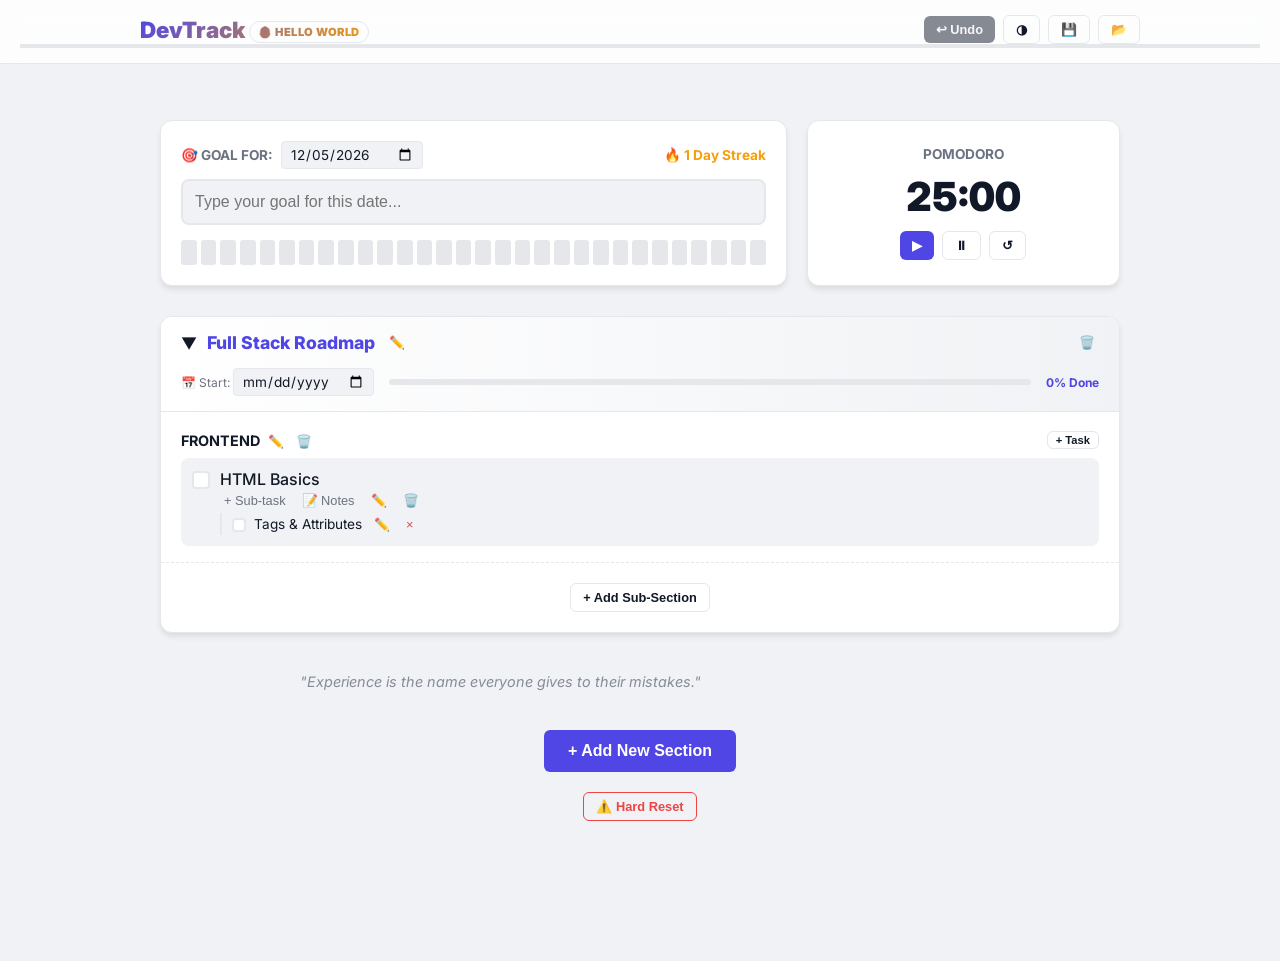
<file: index.html>
<!DOCTYPE html>
<html lang="en">
<head>
    <meta charset="UTF-8">
    <meta name="viewport" content="width=device-width, initial-scale=1.0">
    <title>DevTrack Ultimate v11</title>
    <link href="https://fonts.googleapis.com/css2?family=Inter:wght@300;400;500;700;900&display=swap" rel="stylesheet">
    <style>
        :root {
            --bg: #f0f2f5; --surface: #ffffff; --surface-glass: rgba(255, 255, 255, 0.85);
            --text: #111827; --text-sub: #6b7280; --border: #e5e7eb;
            --primary: #4f46e5; --accent: #f59e0b; --success: #10b981; --danger: #ef4444;
            --shadow-md: 0 4px 6px -1px rgba(0, 0, 0, 0.1);
            --heat-0: #e5e7eb; --heat-1: #c7d2fe; --heat-2: #818cf8; --heat-3: #6366f1; --heat-4: #312e81;
        }
        [data-theme="dark"] {
            --bg: #0f172a; --surface: #1e293b; --surface-glass: rgba(30, 41, 59, 0.85);
            --text: #f1f5f9; --text-sub: #94a3b8; --border: #334155; --primary: #818cf8; --accent: #fbbf24;
            --heat-0: #1e293b; --heat-1: #1e3a8a; --heat-2: #3730a3; --heat-3: #6366f1; --heat-4: #818cf8;
        }

        * { box-sizing: border-box; outline: none; }
        body { font-family: 'Inter', sans-serif; background-color: var(--bg); color: var(--text); margin: 0; padding-top: 110px; padding-bottom: 80px; transition: 0.3s; }

        /* HEADER */
        .header-container {
            position: fixed; top: 0; left: 0; right: 0; background: var(--surface-glass);
            backdrop-filter: blur(12px); -webkit-backdrop-filter: blur(12px);
            border-bottom: 1px solid var(--border); z-index: 1000; padding: 15px 20px;
        }
        .header-inner { max-width: 1000px; margin: 0 auto; display: flex; justify-content: space-between; align-items: center; }
        h1 { margin: 0; font-size: 1.4rem; font-weight: 900; background: linear-gradient(135deg, var(--primary), var(--accent)); -webkit-background-clip: text; -webkit-text-fill-color: transparent; }
        
        .rank-badge { font-size: 0.7rem; vertical-align: middle; border: 1px solid var(--border); padding: 3px 8px; border-radius: 12px; color: var(--text); text-transform: uppercase; letter-spacing: 0.5px; }

        /* DASHBOARD */
        .container { max-width: 1000px; margin: 0 auto; padding: 0 20px; }
        .dashboard-grid { display: grid; grid-template-columns: 2fr 1fr; gap: 20px; margin-bottom: 30px; margin-top: 10px; }
        .card { background: var(--surface); border-radius: 12px; padding: 20px; box-shadow: var(--shadow-md); border: 1px solid var(--border); }
        
        /* Heatmap */
        .heatmap-grid { display: flex; gap: 4px; margin-top: 15px; height: 25px; align-items: flex-end; }
        .heat-cell { flex: 1; border-radius: 3px; background: var(--heat-0); height: 100%; transition: 0.3s; position: relative; }
        .heat-cell:hover::after { content: attr(data-tooltip); position: absolute; bottom: 30px; left: 50%; transform: translateX(-50%); background: var(--text); color: var(--bg); padding: 4px 8px; font-size: 0.7rem; border-radius: 4px; white-space: nowrap; }

        .focus-input { width: 100%; padding: 12px; border: 2px solid var(--border); border-radius: 8px; background: var(--bg); color: var(--text); font-size: 1rem; transition: 0.3s; }
        .focus-input:focus { border-color: var(--primary); }

        /* Timer */
        .timer-display { font-size: 2.5rem; font-weight: 900; text-align: center; color: var(--text); margin: 10px 0; font-variant-numeric: tabular-nums; }
        .timer-controls { display: flex; justify-content: center; gap: 8px; }

        /* LIST STYLES */
        .section-card { background: var(--surface); border-radius: 12px; margin-bottom: 20px; box-shadow: var(--shadow-md); border: 1px solid var(--border); overflow: hidden; animation: slideUp 0.4s ease; }
        .section-header { padding: 15px 20px; background: linear-gradient(to right, var(--surface), var(--bg)); border-bottom: 1px solid var(--border); display: flex; flex-direction: column; gap: 10px; }
        .section-title { font-size: 1.1rem; font-weight: 800; color: var(--primary); }
        
        .section-stats { display: flex; justify-content: space-between; align-items: center; font-size: 0.75rem; color: var(--text-sub); margin-top: 5px; }
        .mini-progress-track { flex: 1; height: 6px; background: var(--border); margin: 0 15px; border-radius: 4px; overflow: hidden; }
        .mini-progress-fill { height: 100%; background: var(--primary); width: 0%; transition: width 0.4s; }

        .subsection-block { padding: 0 20px; margin-bottom: 10px; border-bottom: 1px dashed var(--border); padding-bottom: 10px; }
        .subsection-header { display: flex; justify-content: space-between; align-items: center; padding: 8px 0; }
        .subsection-title { font-weight: 700; font-size: 0.9rem; text-transform: uppercase; color: var(--text); }

        .task-item { background: var(--bg); border-radius: 8px; padding: 10px; margin-bottom: 6px; border: 1px solid transparent; transition: 0.2s; }
        .task-item:hover { border-color: var(--primary); background: var(--surface); }
        .task-main-row { display: flex; align-items: flex-start; gap: 10px; }
        
        .subtask-container { margin-left: 28px; margin-top: 5px; border-left: 2px solid var(--border); padding-left: 10px; }
        .subtask-item { display: flex; align-items: center; gap: 8px; padding: 3px 0; font-size: 0.85rem; }

        /* Controls */
        .btn { border: none; padding: 6px 12px; border-radius: 6px; cursor: pointer; font-weight: 600; font-size: 0.8rem; transition: 0.2s; }
        .btn:hover { transform: translateY(-1px); }
        .btn-primary { background: var(--primary); color: white; }
        .btn-outline { background: transparent; border: 1px solid var(--border); color: var(--text); }
        .btn-undo { background: var(--text); color: var(--bg); }
        .tool-btn { cursor: pointer; background: none; border: none; color: var(--text-sub); padding: 0 4px; font-size: 0.8rem; }
        .tool-btn:hover { color: var(--primary); }
        
        .checkbox { min-width: 18px; height: 18px; border: 2px solid var(--border); border-radius: 4px; cursor: pointer; display: flex; align-items: center; justify-content: center; background: var(--surface); margin-top: 2px; }
        .checkbox.checked { background: var(--success); border-color: var(--success); }
        .checkbox.checked::after { content: '✔'; color: white; font-size: 10px; }
        
        .date-picker { background: var(--bg); border: 1px solid var(--border); color: var(--text); padding: 4px 8px; border-radius: 4px; font-size: 0.85rem; cursor: pointer; font-family: inherit; }
        .notes-box { width: 100%; background: var(--text); color: var(--bg); padding: 8px; border-radius: 6px; margin-top: 5px; display: none; font-family: monospace; font-size: 0.85rem; }
        .completed .text-content { text-decoration: line-through; opacity: 0.6; }
        
        /* Utils */
        .progress-track { width: 100%; height: 4px; background: var(--border); margin-top: 0; }
        .progress-fill { height: 100%; background: linear-gradient(90deg, var(--primary), var(--accent)); width: 0%; transition: width 0.5s; }
        #confetti-canvas { position: fixed; top: 0; left: 0; pointer-events: none; z-index: 9999; }
        #toast { position: fixed; bottom: 20px; right: 20px; background: var(--text); color: var(--bg); padding: 10px 20px; border-radius: 8px; display: none; z-index: 2000; }
        .quote-area { text-align: center; font-style: italic; color: var(--text-sub); font-size: 0.9rem; margin: 40px 0; opacity: 0.8; }
        @keyframes slideUp { from { transform: translateY(10px); opacity: 0; } to { opacity: 1; transform: translateY(0); } }
        @media (max-width: 700px) { .dashboard-grid { grid-template-columns: 1fr; } }
    </style>
</head>
<body>

    <canvas id="confetti-canvas"></canvas>
    <div id="toast">Saved!</div>

    <div class="header-container">
        <div class="header-inner">
            <h1>DevTrack <span class="rank-badge" id="rank-badge">Novice</span></h1>
            <div style="display:flex; gap:8px; align-items:center;">
                <button class="btn btn-undo" onclick="undoAction()" id="undo-btn" style="opacity:0.5; pointer-events:none;">↩ Undo</button>
                <button class="btn btn-outline" onclick="toggleTheme()">◑</button>
                <button class="btn btn-outline" onclick="exportData()">💾</button>
                <label class="btn btn-outline" style="cursor:pointer">📂 <input type="file" style="display:none" onchange="importData(this)"></label>
            </div>
        </div>
        <div class="progress-track"><div class="progress-fill" id="global-progress"></div></div>
    </div>

    <div class="container">
        <div class="dashboard-grid">
            <div class="card">
                <div style="display:flex; justify-content:space-between; align-items:center; margin-bottom:10px;">
                    <div style="display:flex; align-items:center; gap:8px;">
                        <span style="font-weight:bold; color:var(--text-sub); font-size:0.85rem;">🎯 GOAL FOR:</span>
                        <input type="date" id="daily-date" class="date-picker" onchange="updateDailyDate(this.value)">
                    </div>
                    <span id="streak-display" style="color:var(--accent); font-weight:bold; font-size:0.85rem;">🔥 0 Days</span>
                </div>
                <input type="text" id="daily-goal" class="focus-input" placeholder="Type your goal for this date..." oninput="saveDaily()">
                <div class="heatmap-grid" id="heatmap"></div>
            </div>
            
            <div class="card" style="text-align:center; display:flex; flex-direction:column; justify-content:center;">
                <div style="font-weight:bold; color:var(--text-sub); font-size:0.85rem;">POMODORO</div>
                <div class="timer-display" id="timer-display">25:00</div>
                <div class="timer-controls">
                    <button class="btn btn-primary" onclick="startTimer()">▶</button>
                    <button class="btn btn-outline" onclick="pauseTimer()">⏸</button>
                    <button class="btn btn-outline" onclick="resetTimer()">↺</button>
                </div>
            </div>
        </div>
    </div>

    <div class="container" id="app"></div>

    <div class="container quote-area" id="quote-display"></div>

    <div class="container" style="text-align: center; margin-bottom: 60px;">
        <button class="btn btn-primary" style="padding: 12px 24px; font-size: 1rem;" onclick="addSection()">+ Add New Section</button>
        <br><br>
        <button class="btn btn-outline" style="color:var(--danger); border-color:var(--danger);" onclick="resetAll()">⚠️ Hard Reset</button>
    </div>

    <script>
        // --- DATA & STATE ---
        const initialData = [{ id: 1, title: "Full Stack Roadmap", startDate: "", collapsed: false, subsections: [{ id: 101, title: "Frontend", tasks: [{ id: 1001, text: "HTML Basics", completed: false, notes: "", subtasks: [{ id: 10001, text: "Tags & Attributes", completed: false }] }] }] }];
        const quotes = ["Code is like humor. When you have to explain it, it’s bad.", "Fix the cause, not the symptom.", "Make it work, make it right, make it fast.", "Simplicity is the soul of efficiency.", "Experience is the name everyone gives to their mistakes."];
        
        let data = JSON.parse(localStorage.getItem('dt_v11_data')) || initialData;
        // Daily object now stores 'date' as the currently selected date for the goal
        let daily = JSON.parse(localStorage.getItem('dt_v11_daily')) || { goal: "", date: "", streak: 0, lastVisit: "" };
        let historyStack = [];
        let darkMode = localStorage.getItem('dt_v11_theme') === 'dark';

        // --- CORE FUNCTIONS ---
        const save = () => { localStorage.setItem('dt_v11_data', JSON.stringify(data)); render(); };
        const saveState = () => { if(historyStack.length>20) historyStack.shift(); historyStack.push(JSON.parse(JSON.stringify(data))); updateUndo(); };
        const undoAction = () => { if(historyStack.length===0)return; data=historyStack.pop(); save(); updateUndo(); showToast("Undone"); };
        const updateUndo = () => { const b=document.getElementById('undo-btn'); b.style.opacity=historyStack.length>0?'1':'0.5'; b.style.pointerEvents=historyStack.length>0?'auto':'none'; };
        const linkify = (t) => t.replace(/(https?:\/\/[^\s]+)/g, '<a href="$1" target="_blank" style="color:var(--primary);text-decoration:underline;">link</a>');
        const showToast = (m) => { const t=document.getElementById('toast'); t.innerText=m; t.style.display='block'; setTimeout(()=>t.style.display='none',2000); };

        // --- RENDER ENGINE ---
        function render() {
            const app = document.getElementById('app'); app.innerHTML = '';
            let globalTotal = 0, globalDone = 0;
            const heatmapCounts = {};

            data.forEach((sec, sI) => {
                let secTotal = 0, secDone = 0;
                const countItem = (item, isGlobal) => {
                    if(isGlobal) { globalTotal++; if(item.completed) globalDone++; }
                    secTotal++; if(item.completed) secDone++;
                    if(item.completed && item.completedDate) {
                        const d = new Date(item.completedDate).toDateString();
                        heatmapCounts[d] = (heatmapCounts[d]||0)+1; 
                    }
                };

                // Calc Stats
                sec.subsections.forEach(sub => {
                    sub.tasks.forEach(task => {
                        countItem(task, true);
                        if(task.subtasks) task.subtasks.forEach(st => countItem(st, true));
                    });
                });
                const secPct = secTotal === 0 ? 0 : Math.round((secDone/secTotal)*100);

                // Build HTML
                const secDiv = document.createElement('div'); secDiv.className = 'section-card';
                secDiv.innerHTML = `
                    <div class="section-header">
                        <div style="display:flex; justify-content:space-between; align-items:center;">
                            <div style="display:flex; gap:10px; align-items:center; cursor:pointer;" onclick="toggleCollapse(${sI})">
                                <span>${sec.collapsed?'▶':'▼'}</span> <span class="section-title">${sec.title}</span> <button class="tool-btn" onclick="event.stopPropagation(); editSection(${sI})">✏️</button>
                            </div>
                            <button class="tool-btn" style="color:var(--danger)" onclick="deleteSection(${sI})">🗑️</button>
                        </div>
                        <div class="section-stats">
                            <span>📅 Start: <input type="date" class="date-picker" value="${sec.startDate||''}" onchange="updateSectionDate(${sI},this.value)"></span>
                            <div class="mini-progress-track"><div class="mini-progress-fill" style="width:${secPct}%"></div></div>
                            <span style="font-weight:bold; color:var(--primary);">${secPct}% Done</span>
                        </div>
                    </div>`;
                
                if(!sec.collapsed) {
                    const content = document.createElement('div'); content.style.padding="10px 0";
                    sec.subsections.forEach((sub, subI) => {
                        const subDiv = document.createElement('div'); subDiv.className='subsection-block';
                        subDiv.innerHTML = `<div class="subsection-header">
                            <div><span class="subsection-title">${sub.title}</span> <button class="tool-btn" onclick="editSub(${sI},${subI})">✏️</button> <button class="tool-btn" style="color:var(--danger)" onclick="deleteSub(${sI},${subI})">🗑️</button></div>
                            <button class="btn btn-outline" style="padding:2px 8px; font-size:0.7rem;" onclick="addTask(${sI},${subI})">+ Task</button>
                        </div>`;
                        
                        sub.tasks.forEach((task, tI) => {
                            const taskDiv = document.createElement('div'); taskDiv.className = `task-item ${task.completed?'completed':''}`;
                            let html = `<div class="task-main-row">
                                <div class="checkbox ${task.completed?'checked':''}" onclick="toggleTask(${sI},${subI},${tI})"></div>
                                <div style="flex:1">
                                    <div class="text-content" style="font-weight:500;">${linkify(task.text)}</div>
                                    <div style="font-size:0.75rem; margin-top:4px; display:flex; gap:8px;">
                                        <button class="tool-btn" onclick="addSubTask(${sI},${subI},${tI})">+ Sub-task</button>
                                        <button class="tool-btn" onclick="toggleNote(${sI},${subI},${tI})">📝 Notes</button>
                                        <button class="tool-btn" onclick="editTask(${sI},${subI},${tI})">✏️</button>
                                        <button class="tool-btn" style="color:var(--danger)" onclick="deleteTask(${sI},${subI},${tI})">🗑️</button>
                                    </div>
                                    <textarea id="note-${sI}-${subI}-${tI}" class="notes-box" oninput="saveNote(${sI},${subI},${tI},this.value)">${task.notes||''}</textarea>
                                </div>
                            </div>`;
                            
                            if(task.subtasks && task.subtasks.length > 0) {
                                html += `<div class="subtask-container">`;
                                task.subtasks.forEach((st, stI) => {
                                    html += `<div class="subtask-item ${st.completed?'completed':''}">
                                        <div class="checkbox ${st.completed?'checked':''}" style="min-width:14px; height:14px;" onclick="toggleSubTask(${sI},${subI},${tI},${stI})"></div>
                                        <span class="text-content">${linkify(st.text)}</span>
                                        <button class="tool-btn" onclick="editSubTask(${sI},${subI},${tI},${stI})">✏️</button>
                                        <button class="tool-btn" style="color:var(--danger)" onclick="deleteSubTask(${sI},${subI},${tI},${stI})">×</button>
                                    </div>`;
                                });
                                html += `</div>`;
                            }
                            taskDiv.innerHTML = html; subDiv.appendChild(taskDiv);
                        });
                        content.appendChild(subDiv);
                    });
                    content.innerHTML += `<div style="text-align:center; padding:10px;"><button class="btn btn-outline" onclick="addSub(${sI})">+ Add Sub-Section</button></div>`;
                    secDiv.appendChild(content);
                }
                app.appendChild(secDiv);
            });

            const pct = globalTotal===0?0:Math.round((globalDone/globalTotal)*100);
            document.getElementById('global-progress').style.width = `${pct}%`;
           const ranks = [
                "👶 Hello World",       // 0-9%
                "💻 Script Kiddie",     // 10-19%
                "🐛 Bug Hunter",        // 20-29%
                "🛠️ Apprentice",        // 30-39%
                "💠 Junior Dev",        // 40-49%
                "🚀 Developer",         // 50-59%
                "🔥 Senior Dev",        // 60-69%
                "🏛️ System Architect",  // 70-79%
                "🌌 Lead Engineer",     // 80-89%
                "👑 God Mode"           // 90-100%
            ];
            document.getElementById('rank-badge').innerText = ranks[Math.floor((pct/10))] || "👶 Hello World";
            renderHeatmap(heatmapCounts);
        }

        // --- ACTIONS ---
        const addSection = () => { const t=prompt("Section:"); if(t){ saveState(); data.push({id:Date.now(), title:t, startDate:"", collapsed:false, subsections:[]}); save(); }};
        const editSection = (i) => { const t=prompt("Rename:", data[i].title); if(t){ saveState(); data[i].title=t; save(); }};
        const deleteSection = (i) => { if(confirm("Delete?")){ saveState(); data.splice(i,1); save(); }};
        const updateSectionDate = (i,v) => { data[i].startDate=v; save(); };
        const toggleCollapse = (i) => { data[i].collapsed=!data[i].collapsed; save(); };
        const addSub = (i) => { const t=prompt("Sub-Section:"); if(t){ saveState(); data[i].subsections.push({id:Date.now(), title:t, tasks:[]}); save(); }};
        const editSub = (i,j) => { const t=prompt("Rename:", data[i].subsections[j].title); if(t){ saveState(); data[i].subsections[j].title=t; save(); }};
        const deleteSub = (i,j) => { if(confirm("Delete?")){ saveState(); data[i].subsections.splice(j,1); save(); }};
        const addTask = (i,j) => { const t=prompt("Task:"); if(t){ saveState(); data[i].subsections[j].tasks.push({id:Date.now(), text:t, completed:false, notes:"", subtasks:[]}); save(); }};
        const editTask = (i,j,k) => { const t=prompt("Rename:", data[i].subsections[j].tasks[k].text); if(t){ saveState(); data[i].subsections[j].tasks[k].text=t; save(); }};
        const deleteTask = (i,j,k) => { if(confirm("Delete?")){ saveState(); data[i].subsections[j].tasks.splice(k,1); save(); }};
        const toggleTask = (i,j,k) => { saveState(); const t=data[i].subsections[j].tasks[k]; t.completed=!t.completed; t.completedDate=t.completed?new Date().toISOString():null; if(t.completed)fireConfetti(); save(); };
        const addSubTask = (i,j,k) => { const t=prompt("Sub-Task:"); if(t){ saveState(); if(!data[i].subsections[j].tasks[k].subtasks) data[i].subsections[j].tasks[k].subtasks=[]; data[i].subsections[j].tasks[k].subtasks.push({id:Date.now(), text:t, completed:false}); save(); }};
        const editSubTask = (i,j,k,l) => { const t=prompt("Rename:", data[i].subsections[j].tasks[k].subtasks[l].text); if(t){ saveState(); data[i].subsections[j].tasks[k].subtasks[l].text=t; save(); }};
        const deleteSubTask = (i,j,k,l) => { saveState(); data[i].subsections[j].tasks[k].subtasks.splice(l,1); save(); };
        const toggleSubTask = (i,j,k,l) => { saveState(); const st=data[i].subsections[j].tasks[k].subtasks[l]; st.completed=!st.completed; st.completedDate=st.completed?new Date().toISOString():null; if(st.completed)fireConfetti(); save(); };
        const toggleNote = (i,j,k) => { const n=document.getElementById(`note-${i}-${j}-${k}`); n.style.display=n.style.display==='block'?'none':'block'; };
        const saveNote = (i,j,k,v) => { data[i].subsections[j].tasks[k].notes=v; localStorage.setItem('dt_v11_data', JSON.stringify(data)); };

        // --- DAILY LOGIC FIX ---
        function initDaily() {
            // Set default date to Today IF it's empty
            if (!daily.date) {
                // YYYY-MM-DD format for input
                const now = new Date();
                daily.date = now.toISOString().split('T')[0]; 
            }
            
            // Check Streak
            const todayStr = new Date().toDateString();
            const yest = new Date(); yest.setDate(yest.getDate()-1);
            if (daily.lastVisit === yest.toDateString()) daily.streak++;
            else if (daily.lastVisit !== todayStr && daily.lastVisit !== "") daily.streak = 1; // Reset if skipped, but ignore fresh start
            else if (daily.streak === 0) daily.streak = 1; // First visit ever

            daily.lastVisit = todayStr;
            
            // Update DOM
            document.getElementById('daily-goal').value = daily.goal;
            document.getElementById('daily-date').value = daily.date; // Set input to stored date
            document.getElementById('streak-display').innerText = `🔥 ${daily.streak} Day Streak`;
            document.getElementById('quote-display').innerText = `"${quotes[Math.floor(Math.random()*quotes.length)]}"`;
            
            localStorage.setItem('dt_v11_daily', JSON.stringify(daily));
        }

        function saveDaily() { 
            daily.goal = document.getElementById('daily-goal').value; 
            localStorage.setItem('dt_v11_daily', JSON.stringify(daily)); 
        }

        function updateDailyDate(val) {
            daily.date = val;
            localStorage.setItem('dt_v11_daily', JSON.stringify(daily));
        }

        // --- TIMER & UTILS ---
        function renderHeatmap(counts) {
            const el=document.getElementById('heatmap'); el.innerHTML=''; const today=new Date();
            for(let i=29; i>=0; i--) {
                const d=new Date(); d.setDate(today.getDate()-i); const ds=d.toDateString(); const c=counts[ds]||0;
                const cell=document.createElement('div'); cell.className='heat-cell'; cell.style.background=`var(--heat-${Math.min(c,4)})`; cell.setAttribute('data-tooltip', `${ds}: ${c} items`); el.appendChild(cell);
            }
        }
        let timerInt, timeLeft=1500, isRun=false;
        const updateTimer=()=>{const m=Math.floor(timeLeft/60).toString().padStart(2,'0'), s=(timeLeft%60).toString().padStart(2,'0'); document.getElementById('timer-display').innerText=`${m}:${s}`; document.title=isRun?`(${m}:${s})`:"DevTrack";};
        const startTimer=()=>{if(isRun)return;isRun=true;timerInt=setInterval(()=>{timeLeft--;updateTimer();if(timeLeft<=0){pauseTimer();alert("Time's Up!");timeLeft=1500;updateTimer();}},1000);};
        const pauseTimer=()=>{clearInterval(timerInt);isRun=false;updateTimer();};
        const resetTimer=()=>{pauseTimer();timeLeft=1500;updateTimer();};
        function fireConfetti(){
            const ctx=document.getElementById('confetti-canvas').getContext('2d'); let w=window.innerWidth,h=window.innerHeight,p=[];
            document.getElementById('confetti-canvas').width=w;document.getElementById('confetti-canvas').height=h;
            for(let i=0;i<40;i++)p.push({x:Math.random()*w,y:Math.random()*h-h,c:`hsl(${Math.random()*360},100%,50%)`,s:Math.random()*6+2,v:Math.random()*5+2});
            let o=1;function l(){ctx.clearRect(0,0,w,h);o-=0.02;p.forEach(a=>{a.y+=a.v;ctx.fillStyle=a.c;ctx.globalAlpha=o;ctx.fillRect(a.x,a.y,a.s,a.s)});if(o>0)requestAnimationFrame(l);else ctx.clearRect(0,0,w,h);}l();
        }
        const resetAll=()=>{if(confirm("Reset everything?")){localStorage.clear();location.reload();}};
        const exportData=()=>{const a=document.createElement("a");a.href="data:text/json;charset=utf-8,"+encodeURIComponent(JSON.stringify(data));a.download="devtrack_backup.json";a.click();};
        const importData=(el)=>{const r=new FileReader();r.onload=e=>{saveState();data=JSON.parse(e.target.result);save();alert("Imported!");};r.readAsText(el.files[0]);};
        const toggleTheme=()=>{darkMode=!darkMode;document.documentElement.setAttribute('data-theme',darkMode?'dark':'light');localStorage.setItem('dt_v11_theme',darkMode?'dark':'light');};
        if(darkMode)toggleTheme();

        initDaily(); render();
    </script>
</body>
</html>
</file>
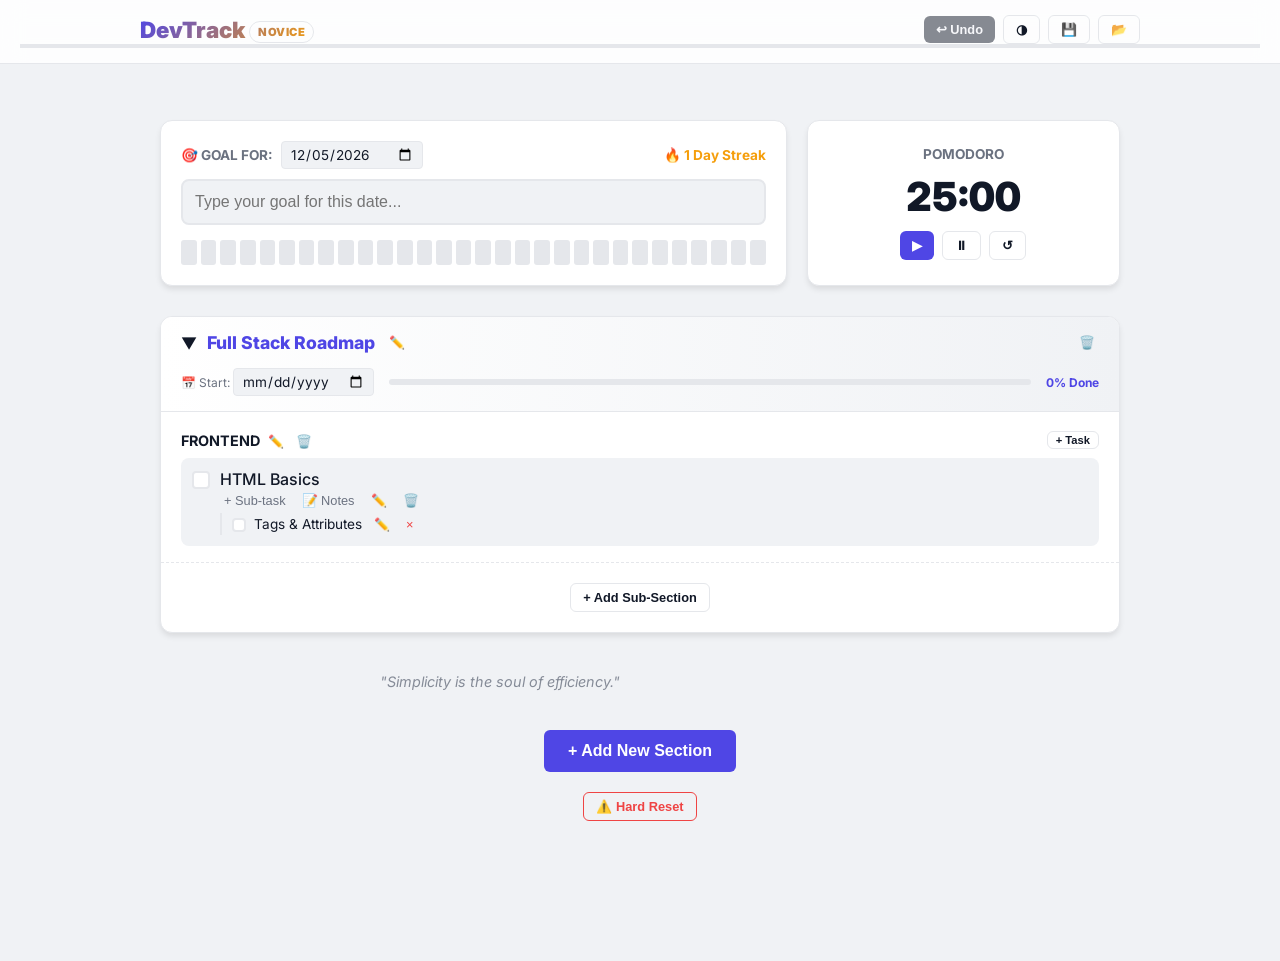
<file: checklist.html>
<!DOCTYPE html>
<html lang="en">
<head>
    <meta charset="UTF-8">
    <meta name="viewport" content="width=device-width, initial-scale=1.0">
    <title>DevTrack Ultimate v11</title>
    <link href="https://fonts.googleapis.com/css2?family=Inter:wght@300;400;500;700;900&display=swap" rel="stylesheet">
    <style>
        :root {
            --bg: #f0f2f5; --surface: #ffffff; --surface-glass: rgba(255, 255, 255, 0.85);
            --text: #111827; --text-sub: #6b7280; --border: #e5e7eb;
            --primary: #4f46e5; --accent: #f59e0b; --success: #10b981; --danger: #ef4444;
            --shadow-md: 0 4px 6px -1px rgba(0, 0, 0, 0.1);
            --heat-0: #e5e7eb; --heat-1: #c7d2fe; --heat-2: #818cf8; --heat-3: #6366f1; --heat-4: #312e81;
        }
        [data-theme="dark"] {
            --bg: #0f172a; --surface: #1e293b; --surface-glass: rgba(30, 41, 59, 0.85);
            --text: #f1f5f9; --text-sub: #94a3b8; --border: #334155; --primary: #818cf8; --accent: #fbbf24;
            --heat-0: #1e293b; --heat-1: #1e3a8a; --heat-2: #3730a3; --heat-3: #6366f1; --heat-4: #818cf8;
        }

        * { box-sizing: border-box; outline: none; }
        body { font-family: 'Inter', sans-serif; background-color: var(--bg); color: var(--text); margin: 0; padding-top: 110px; padding-bottom: 80px; transition: 0.3s; }

        /* HEADER */
        .header-container {
            position: fixed; top: 0; left: 0; right: 0; background: var(--surface-glass);
            backdrop-filter: blur(12px); -webkit-backdrop-filter: blur(12px);
            border-bottom: 1px solid var(--border); z-index: 1000; padding: 15px 20px;
        }
        .header-inner { max-width: 1000px; margin: 0 auto; display: flex; justify-content: space-between; align-items: center; }
        h1 { margin: 0; font-size: 1.4rem; font-weight: 900; background: linear-gradient(135deg, var(--primary), var(--accent)); -webkit-background-clip: text; -webkit-text-fill-color: transparent; }
        
        .rank-badge { font-size: 0.7rem; vertical-align: middle; border: 1px solid var(--border); padding: 3px 8px; border-radius: 12px; color: var(--text); text-transform: uppercase; letter-spacing: 0.5px; }

        /* DASHBOARD */
        .container { max-width: 1000px; margin: 0 auto; padding: 0 20px; }
        .dashboard-grid { display: grid; grid-template-columns: 2fr 1fr; gap: 20px; margin-bottom: 30px; margin-top: 10px; }
        .card { background: var(--surface); border-radius: 12px; padding: 20px; box-shadow: var(--shadow-md); border: 1px solid var(--border); }
        
        /* Heatmap */
        .heatmap-grid { display: flex; gap: 4px; margin-top: 15px; height: 25px; align-items: flex-end; }
        .heat-cell { flex: 1; border-radius: 3px; background: var(--heat-0); height: 100%; transition: 0.3s; position: relative; }
        .heat-cell:hover::after { content: attr(data-tooltip); position: absolute; bottom: 30px; left: 50%; transform: translateX(-50%); background: var(--text); color: var(--bg); padding: 4px 8px; font-size: 0.7rem; border-radius: 4px; white-space: nowrap; }

        .focus-input { width: 100%; padding: 12px; border: 2px solid var(--border); border-radius: 8px; background: var(--bg); color: var(--text); font-size: 1rem; transition: 0.3s; }
        .focus-input:focus { border-color: var(--primary); }

        /* Timer */
        .timer-display { font-size: 2.5rem; font-weight: 900; text-align: center; color: var(--text); margin: 10px 0; font-variant-numeric: tabular-nums; }
        .timer-controls { display: flex; justify-content: center; gap: 8px; }

        /* LIST STYLES */
        .section-card { background: var(--surface); border-radius: 12px; margin-bottom: 20px; box-shadow: var(--shadow-md); border: 1px solid var(--border); overflow: hidden; animation: slideUp 0.4s ease; }
        .section-header { padding: 15px 20px; background: linear-gradient(to right, var(--surface), var(--bg)); border-bottom: 1px solid var(--border); display: flex; flex-direction: column; gap: 10px; }
        .section-title { font-size: 1.1rem; font-weight: 800; color: var(--primary); }
        
        .section-stats { display: flex; justify-content: space-between; align-items: center; font-size: 0.75rem; color: var(--text-sub); margin-top: 5px; }
        .mini-progress-track { flex: 1; height: 6px; background: var(--border); margin: 0 15px; border-radius: 4px; overflow: hidden; }
        .mini-progress-fill { height: 100%; background: var(--primary); width: 0%; transition: width 0.4s; }

        .subsection-block { padding: 0 20px; margin-bottom: 10px; border-bottom: 1px dashed var(--border); padding-bottom: 10px; }
        .subsection-header { display: flex; justify-content: space-between; align-items: center; padding: 8px 0; }
        .subsection-title { font-weight: 700; font-size: 0.9rem; text-transform: uppercase; color: var(--text); }

        .task-item { background: var(--bg); border-radius: 8px; padding: 10px; margin-bottom: 6px; border: 1px solid transparent; transition: 0.2s; }
        .task-item:hover { border-color: var(--primary); background: var(--surface); }
        .task-main-row { display: flex; align-items: flex-start; gap: 10px; }
        
        .subtask-container { margin-left: 28px; margin-top: 5px; border-left: 2px solid var(--border); padding-left: 10px; }
        .subtask-item { display: flex; align-items: center; gap: 8px; padding: 3px 0; font-size: 0.85rem; }

        /* Controls */
        .btn { border: none; padding: 6px 12px; border-radius: 6px; cursor: pointer; font-weight: 600; font-size: 0.8rem; transition: 0.2s; }
        .btn:hover { transform: translateY(-1px); }
        .btn-primary { background: var(--primary); color: white; }
        .btn-outline { background: transparent; border: 1px solid var(--border); color: var(--text); }
        .btn-undo { background: var(--text); color: var(--bg); }
        .tool-btn { cursor: pointer; background: none; border: none; color: var(--text-sub); padding: 0 4px; font-size: 0.8rem; }
        .tool-btn:hover { color: var(--primary); }
        
        .checkbox { min-width: 18px; height: 18px; border: 2px solid var(--border); border-radius: 4px; cursor: pointer; display: flex; align-items: center; justify-content: center; background: var(--surface); margin-top: 2px; }
        .checkbox.checked { background: var(--success); border-color: var(--success); }
        .checkbox.checked::after { content: '✔'; color: white; font-size: 10px; }
        
        .date-picker { background: var(--bg); border: 1px solid var(--border); color: var(--text); padding: 4px 8px; border-radius: 4px; font-size: 0.85rem; cursor: pointer; font-family: inherit; }
        .notes-box { width: 100%; background: var(--text); color: var(--bg); padding: 8px; border-radius: 6px; margin-top: 5px; display: none; font-family: monospace; font-size: 0.85rem; }
        .completed .text-content { text-decoration: line-through; opacity: 0.6; }
        
        /* Utils */
        .progress-track { width: 100%; height: 4px; background: var(--border); margin-top: 0; }
        .progress-fill { height: 100%; background: linear-gradient(90deg, var(--primary), var(--accent)); width: 0%; transition: width 0.5s; }
        #confetti-canvas { position: fixed; top: 0; left: 0; pointer-events: none; z-index: 9999; }
        #toast { position: fixed; bottom: 20px; right: 20px; background: var(--text); color: var(--bg); padding: 10px 20px; border-radius: 8px; display: none; z-index: 2000; }
        .quote-area { text-align: center; font-style: italic; color: var(--text-sub); font-size: 0.9rem; margin: 40px 0; opacity: 0.8; }
        @keyframes slideUp { from { transform: translateY(10px); opacity: 0; } to { opacity: 1; transform: translateY(0); } }
        @media (max-width: 700px) { .dashboard-grid { grid-template-columns: 1fr; } }
    </style>
</head>
<body>

    <canvas id="confetti-canvas"></canvas>
    <div id="toast">Saved!</div>

    <div class="header-container">
        <div class="header-inner">
            <h1>DevTrack <span class="rank-badge" id="rank-badge">Novice</span></h1>
            <div style="display:flex; gap:8px; align-items:center;">
                <button class="btn btn-undo" onclick="undoAction()" id="undo-btn" style="opacity:0.5; pointer-events:none;">↩ Undo</button>
                <button class="btn btn-outline" onclick="toggleTheme()">◑</button>
                <button class="btn btn-outline" onclick="exportData()">💾</button>
                <label class="btn btn-outline" style="cursor:pointer">📂 <input type="file" style="display:none" onchange="importData(this)"></label>
            </div>
        </div>
        <div class="progress-track"><div class="progress-fill" id="global-progress"></div></div>
    </div>

    <div class="container">
        <div class="dashboard-grid">
            <div class="card">
                <div style="display:flex; justify-content:space-between; align-items:center; margin-bottom:10px;">
                    <div style="display:flex; align-items:center; gap:8px;">
                        <span style="font-weight:bold; color:var(--text-sub); font-size:0.85rem;">🎯 GOAL FOR:</span>
                        <input type="date" id="daily-date" class="date-picker" onchange="updateDailyDate(this.value)">
                    </div>
                    <span id="streak-display" style="color:var(--accent); font-weight:bold; font-size:0.85rem;">🔥 0 Days</span>
                </div>
                <input type="text" id="daily-goal" class="focus-input" placeholder="Type your goal for this date..." oninput="saveDaily()">
                <div class="heatmap-grid" id="heatmap"></div>
            </div>
            
            <div class="card" style="text-align:center; display:flex; flex-direction:column; justify-content:center;">
                <div style="font-weight:bold; color:var(--text-sub); font-size:0.85rem;">POMODORO</div>
                <div class="timer-display" id="timer-display">25:00</div>
                <div class="timer-controls">
                    <button class="btn btn-primary" onclick="startTimer()">▶</button>
                    <button class="btn btn-outline" onclick="pauseTimer()">⏸</button>
                    <button class="btn btn-outline" onclick="resetTimer()">↺</button>
                </div>
            </div>
        </div>
    </div>

    <div class="container" id="app"></div>

    <div class="container quote-area" id="quote-display"></div>

    <div class="container" style="text-align: center; margin-bottom: 60px;">
        <button class="btn btn-primary" style="padding: 12px 24px; font-size: 1rem;" onclick="addSection()">+ Add New Section</button>
        <br><br>
        <button class="btn btn-outline" style="color:var(--danger); border-color:var(--danger);" onclick="resetAll()">⚠️ Hard Reset</button>
    </div>

    <script>
        // --- DATA & STATE ---
        const initialData = [{ id: 1, title: "Full Stack Roadmap", startDate: "", collapsed: false, subsections: [{ id: 101, title: "Frontend", tasks: [{ id: 1001, text: "HTML Basics", completed: false, notes: "", subtasks: [{ id: 10001, text: "Tags & Attributes", completed: false }] }] }] }];
        const quotes = ["Code is like humor. When you have to explain it, it’s bad.", "Fix the cause, not the symptom.", "Make it work, make it right, make it fast.", "Simplicity is the soul of efficiency.", "Experience is the name everyone gives to their mistakes."];
        
        let data = JSON.parse(localStorage.getItem('dt_v11_data')) || initialData;
        // Daily object now stores 'date' as the currently selected date for the goal
        let daily = JSON.parse(localStorage.getItem('dt_v11_daily')) || { goal: "", date: "", streak: 0, lastVisit: "" };
        let historyStack = [];
        let darkMode = localStorage.getItem('dt_v11_theme') === 'dark';

        // --- CORE FUNCTIONS ---
        const save = () => { localStorage.setItem('dt_v11_data', JSON.stringify(data)); render(); };
        const saveState = () => { if(historyStack.length>20) historyStack.shift(); historyStack.push(JSON.parse(JSON.stringify(data))); updateUndo(); };
        const undoAction = () => { if(historyStack.length===0)return; data=historyStack.pop(); save(); updateUndo(); showToast("Undone"); };
        const updateUndo = () => { const b=document.getElementById('undo-btn'); b.style.opacity=historyStack.length>0?'1':'0.5'; b.style.pointerEvents=historyStack.length>0?'auto':'none'; };
        const linkify = (t) => t.replace(/(https?:\/\/[^\s]+)/g, '<a href="$1" target="_blank" style="color:var(--primary);text-decoration:underline;">link</a>');
        const showToast = (m) => { const t=document.getElementById('toast'); t.innerText=m; t.style.display='block'; setTimeout(()=>t.style.display='none',2000); };

        // --- RENDER ENGINE ---
        function render() {
            const app = document.getElementById('app'); app.innerHTML = '';
            let globalTotal = 0, globalDone = 0;
            const heatmapCounts = {};

            data.forEach((sec, sI) => {
                let secTotal = 0, secDone = 0;
                const countItem = (item, isGlobal) => {
                    if(isGlobal) { globalTotal++; if(item.completed) globalDone++; }
                    secTotal++; if(item.completed) secDone++;
                    if(item.completed && item.completedDate) {
                        const d = new Date(item.completedDate).toDateString();
                        heatmapCounts[d] = (heatmapCounts[d]||0)+1; 
                    }
                };

                // Calc Stats
                sec.subsections.forEach(sub => {
                    sub.tasks.forEach(task => {
                        countItem(task, true);
                        if(task.subtasks) task.subtasks.forEach(st => countItem(st, true));
                    });
                });
                const secPct = secTotal === 0 ? 0 : Math.round((secDone/secTotal)*100);

                // Build HTML
                const secDiv = document.createElement('div'); secDiv.className = 'section-card';
                secDiv.innerHTML = `
                    <div class="section-header">
                        <div style="display:flex; justify-content:space-between; align-items:center;">
                            <div style="display:flex; gap:10px; align-items:center; cursor:pointer;" onclick="toggleCollapse(${sI})">
                                <span>${sec.collapsed?'▶':'▼'}</span> <span class="section-title">${sec.title}</span> <button class="tool-btn" onclick="event.stopPropagation(); editSection(${sI})">✏️</button>
                            </div>
                            <button class="tool-btn" style="color:var(--danger)" onclick="deleteSection(${sI})">🗑️</button>
                        </div>
                        <div class="section-stats">
                            <span>📅 Start: <input type="date" class="date-picker" value="${sec.startDate||''}" onchange="updateSectionDate(${sI},this.value)"></span>
                            <div class="mini-progress-track"><div class="mini-progress-fill" style="width:${secPct}%"></div></div>
                            <span style="font-weight:bold; color:var(--primary);">${secPct}% Done</span>
                        </div>
                    </div>`;
                
                if(!sec.collapsed) {
                    const content = document.createElement('div'); content.style.padding="10px 0";
                    sec.subsections.forEach((sub, subI) => {
                        const subDiv = document.createElement('div'); subDiv.className='subsection-block';
                        subDiv.innerHTML = `<div class="subsection-header">
                            <div><span class="subsection-title">${sub.title}</span> <button class="tool-btn" onclick="editSub(${sI},${subI})">✏️</button> <button class="tool-btn" style="color:var(--danger)" onclick="deleteSub(${sI},${subI})">🗑️</button></div>
                            <button class="btn btn-outline" style="padding:2px 8px; font-size:0.7rem;" onclick="addTask(${sI},${subI})">+ Task</button>
                        </div>`;
                        
                        sub.tasks.forEach((task, tI) => {
                            const taskDiv = document.createElement('div'); taskDiv.className = `task-item ${task.completed?'completed':''}`;
                            let html = `<div class="task-main-row">
                                <div class="checkbox ${task.completed?'checked':''}" onclick="toggleTask(${sI},${subI},${tI})"></div>
                                <div style="flex:1">
                                    <div class="text-content" style="font-weight:500;">${linkify(task.text)}</div>
                                    <div style="font-size:0.75rem; margin-top:4px; display:flex; gap:8px;">
                                        <button class="tool-btn" onclick="addSubTask(${sI},${subI},${tI})">+ Sub-task</button>
                                        <button class="tool-btn" onclick="toggleNote(${sI},${subI},${tI})">📝 Notes</button>
                                        <button class="tool-btn" onclick="editTask(${sI},${subI},${tI})">✏️</button>
                                        <button class="tool-btn" style="color:var(--danger)" onclick="deleteTask(${sI},${subI},${tI})">🗑️</button>
                                    </div>
                                    <textarea id="note-${sI}-${subI}-${tI}" class="notes-box" oninput="saveNote(${sI},${subI},${tI},this.value)">${task.notes||''}</textarea>
                                </div>
                            </div>`;
                            
                            if(task.subtasks && task.subtasks.length > 0) {
                                html += `<div class="subtask-container">`;
                                task.subtasks.forEach((st, stI) => {
                                    html += `<div class="subtask-item ${st.completed?'completed':''}">
                                        <div class="checkbox ${st.completed?'checked':''}" style="min-width:14px; height:14px;" onclick="toggleSubTask(${sI},${subI},${tI},${stI})"></div>
                                        <span class="text-content">${linkify(st.text)}</span>
                                        <button class="tool-btn" onclick="editSubTask(${sI},${subI},${tI},${stI})">✏️</button>
                                        <button class="tool-btn" style="color:var(--danger)" onclick="deleteSubTask(${sI},${subI},${tI},${stI})">×</button>
                                    </div>`;
                                });
                                html += `</div>`;
                            }
                            taskDiv.innerHTML = html; subDiv.appendChild(taskDiv);
                        });
                        content.appendChild(subDiv);
                    });
                    content.innerHTML += `<div style="text-align:center; padding:10px;"><button class="btn btn-outline" onclick="addSub(${sI})">+ Add Sub-Section</button></div>`;
                    secDiv.appendChild(content);
                }
                app.appendChild(secDiv);
            });

            const pct = globalTotal===0?0:Math.round((globalDone/globalTotal)*100);
            document.getElementById('global-progress').style.width = `${pct}%`;
            const ranks = ["Novice", "Apprentice", "Developer", "Engineer", "Tech Lead"];
            document.getElementById('rank-badge').innerText = ranks[Math.floor((pct/101)*5)] || "Novice";
            renderHeatmap(heatmapCounts);
        }

        // --- ACTIONS ---
        const addSection = () => { const t=prompt("Section:"); if(t){ saveState(); data.push({id:Date.now(), title:t, startDate:"", collapsed:false, subsections:[]}); save(); }};
        const editSection = (i) => { const t=prompt("Rename:", data[i].title); if(t){ saveState(); data[i].title=t; save(); }};
        const deleteSection = (i) => { if(confirm("Delete?")){ saveState(); data.splice(i,1); save(); }};
        const updateSectionDate = (i,v) => { data[i].startDate=v; save(); };
        const toggleCollapse = (i) => { data[i].collapsed=!data[i].collapsed; save(); };
        const addSub = (i) => { const t=prompt("Sub-Section:"); if(t){ saveState(); data[i].subsections.push({id:Date.now(), title:t, tasks:[]}); save(); }};
        const editSub = (i,j) => { const t=prompt("Rename:", data[i].subsections[j].title); if(t){ saveState(); data[i].subsections[j].title=t; save(); }};
        const deleteSub = (i,j) => { if(confirm("Delete?")){ saveState(); data[i].subsections.splice(j,1); save(); }};
        const addTask = (i,j) => { const t=prompt("Task:"); if(t){ saveState(); data[i].subsections[j].tasks.push({id:Date.now(), text:t, completed:false, notes:"", subtasks:[]}); save(); }};
        const editTask = (i,j,k) => { const t=prompt("Rename:", data[i].subsections[j].tasks[k].text); if(t){ saveState(); data[i].subsections[j].tasks[k].text=t; save(); }};
        const deleteTask = (i,j,k) => { if(confirm("Delete?")){ saveState(); data[i].subsections[j].tasks.splice(k,1); save(); }};
        const toggleTask = (i,j,k) => { saveState(); const t=data[i].subsections[j].tasks[k]; t.completed=!t.completed; t.completedDate=t.completed?new Date().toISOString():null; if(t.completed)fireConfetti(); save(); };
        const addSubTask = (i,j,k) => { const t=prompt("Sub-Task:"); if(t){ saveState(); if(!data[i].subsections[j].tasks[k].subtasks) data[i].subsections[j].tasks[k].subtasks=[]; data[i].subsections[j].tasks[k].subtasks.push({id:Date.now(), text:t, completed:false}); save(); }};
        const editSubTask = (i,j,k,l) => { const t=prompt("Rename:", data[i].subsections[j].tasks[k].subtasks[l].text); if(t){ saveState(); data[i].subsections[j].tasks[k].subtasks[l].text=t; save(); }};
        const deleteSubTask = (i,j,k,l) => { saveState(); data[i].subsections[j].tasks[k].subtasks.splice(l,1); save(); };
        const toggleSubTask = (i,j,k,l) => { saveState(); const st=data[i].subsections[j].tasks[k].subtasks[l]; st.completed=!st.completed; st.completedDate=st.completed?new Date().toISOString():null; if(st.completed)fireConfetti(); save(); };
        const toggleNote = (i,j,k) => { const n=document.getElementById(`note-${i}-${j}-${k}`); n.style.display=n.style.display==='block'?'none':'block'; };
        const saveNote = (i,j,k,v) => { data[i].subsections[j].tasks[k].notes=v; localStorage.setItem('dt_v11_data', JSON.stringify(data)); };

        // --- DAILY LOGIC FIX ---
        function initDaily() {
            // Set default date to Today IF it's empty
            if (!daily.date) {
                // YYYY-MM-DD format for input
                const now = new Date();
                daily.date = now.toISOString().split('T')[0]; 
            }
            
            // Check Streak
            const todayStr = new Date().toDateString();
            const yest = new Date(); yest.setDate(yest.getDate()-1);
            if (daily.lastVisit === yest.toDateString()) daily.streak++;
            else if (daily.lastVisit !== todayStr && daily.lastVisit !== "") daily.streak = 1; // Reset if skipped, but ignore fresh start
            else if (daily.streak === 0) daily.streak = 1; // First visit ever

            daily.lastVisit = todayStr;
            
            // Update DOM
            document.getElementById('daily-goal').value = daily.goal;
            document.getElementById('daily-date').value = daily.date; // Set input to stored date
            document.getElementById('streak-display').innerText = `🔥 ${daily.streak} Day Streak`;
            document.getElementById('quote-display').innerText = `"${quotes[Math.floor(Math.random()*quotes.length)]}"`;
            
            localStorage.setItem('dt_v11_daily', JSON.stringify(daily));
        }

        function saveDaily() { 
            daily.goal = document.getElementById('daily-goal').value; 
            localStorage.setItem('dt_v11_daily', JSON.stringify(daily)); 
        }

        function updateDailyDate(val) {
            daily.date = val;
            localStorage.setItem('dt_v11_daily', JSON.stringify(daily));
        }

        // --- TIMER & UTILS ---
        function renderHeatmap(counts) {
            const el=document.getElementById('heatmap'); el.innerHTML=''; const today=new Date();
            for(let i=29; i>=0; i--) {
                const d=new Date(); d.setDate(today.getDate()-i); const ds=d.toDateString(); const c=counts[ds]||0;
                const cell=document.createElement('div'); cell.className='heat-cell'; cell.style.background=`var(--heat-${Math.min(c,4)})`; cell.setAttribute('data-tooltip', `${ds}: ${c} items`); el.appendChild(cell);
            }
        }
        let timerInt, timeLeft=1500, isRun=false;
        const updateTimer=()=>{const m=Math.floor(timeLeft/60).toString().padStart(2,'0'), s=(timeLeft%60).toString().padStart(2,'0'); document.getElementById('timer-display').innerText=`${m}:${s}`; document.title=isRun?`(${m}:${s})`:"DevTrack";};
        const startTimer=()=>{if(isRun)return;isRun=true;timerInt=setInterval(()=>{timeLeft--;updateTimer();if(timeLeft<=0){pauseTimer();alert("Time's Up!");timeLeft=1500;updateTimer();}},1000);};
        const pauseTimer=()=>{clearInterval(timerInt);isRun=false;updateTimer();};
        const resetTimer=()=>{pauseTimer();timeLeft=1500;updateTimer();};
        function fireConfetti(){
            const ctx=document.getElementById('confetti-canvas').getContext('2d'); let w=window.innerWidth,h=window.innerHeight,p=[];
            document.getElementById('confetti-canvas').width=w;document.getElementById('confetti-canvas').height=h;
            for(let i=0;i<40;i++)p.push({x:Math.random()*w,y:Math.random()*h-h,c:`hsl(${Math.random()*360},100%,50%)`,s:Math.random()*6+2,v:Math.random()*5+2});
            let o=1;function l(){ctx.clearRect(0,0,w,h);o-=0.02;p.forEach(a=>{a.y+=a.v;ctx.fillStyle=a.c;ctx.globalAlpha=o;ctx.fillRect(a.x,a.y,a.s,a.s)});if(o>0)requestAnimationFrame(l);else ctx.clearRect(0,0,w,h);}l();
        }
        const resetAll=()=>{if(confirm("Reset everything?")){localStorage.clear();location.reload();}};
        const exportData=()=>{const a=document.createElement("a");a.href="data:text/json;charset=utf-8,"+encodeURIComponent(JSON.stringify(data));a.download="devtrack_backup.json";a.click();};
        const importData=(el)=>{const r=new FileReader();r.onload=e=>{saveState();data=JSON.parse(e.target.result);save();alert("Imported!");};r.readAsText(el.files[0]);};
        const toggleTheme=()=>{darkMode=!darkMode;document.documentElement.setAttribute('data-theme',darkMode?'dark':'light');localStorage.setItem('dt_v11_theme',darkMode?'dark':'light');};
        if(darkMode)toggleTheme();

        initDaily(); render();
    </script>
</body>
</html>
</file>
